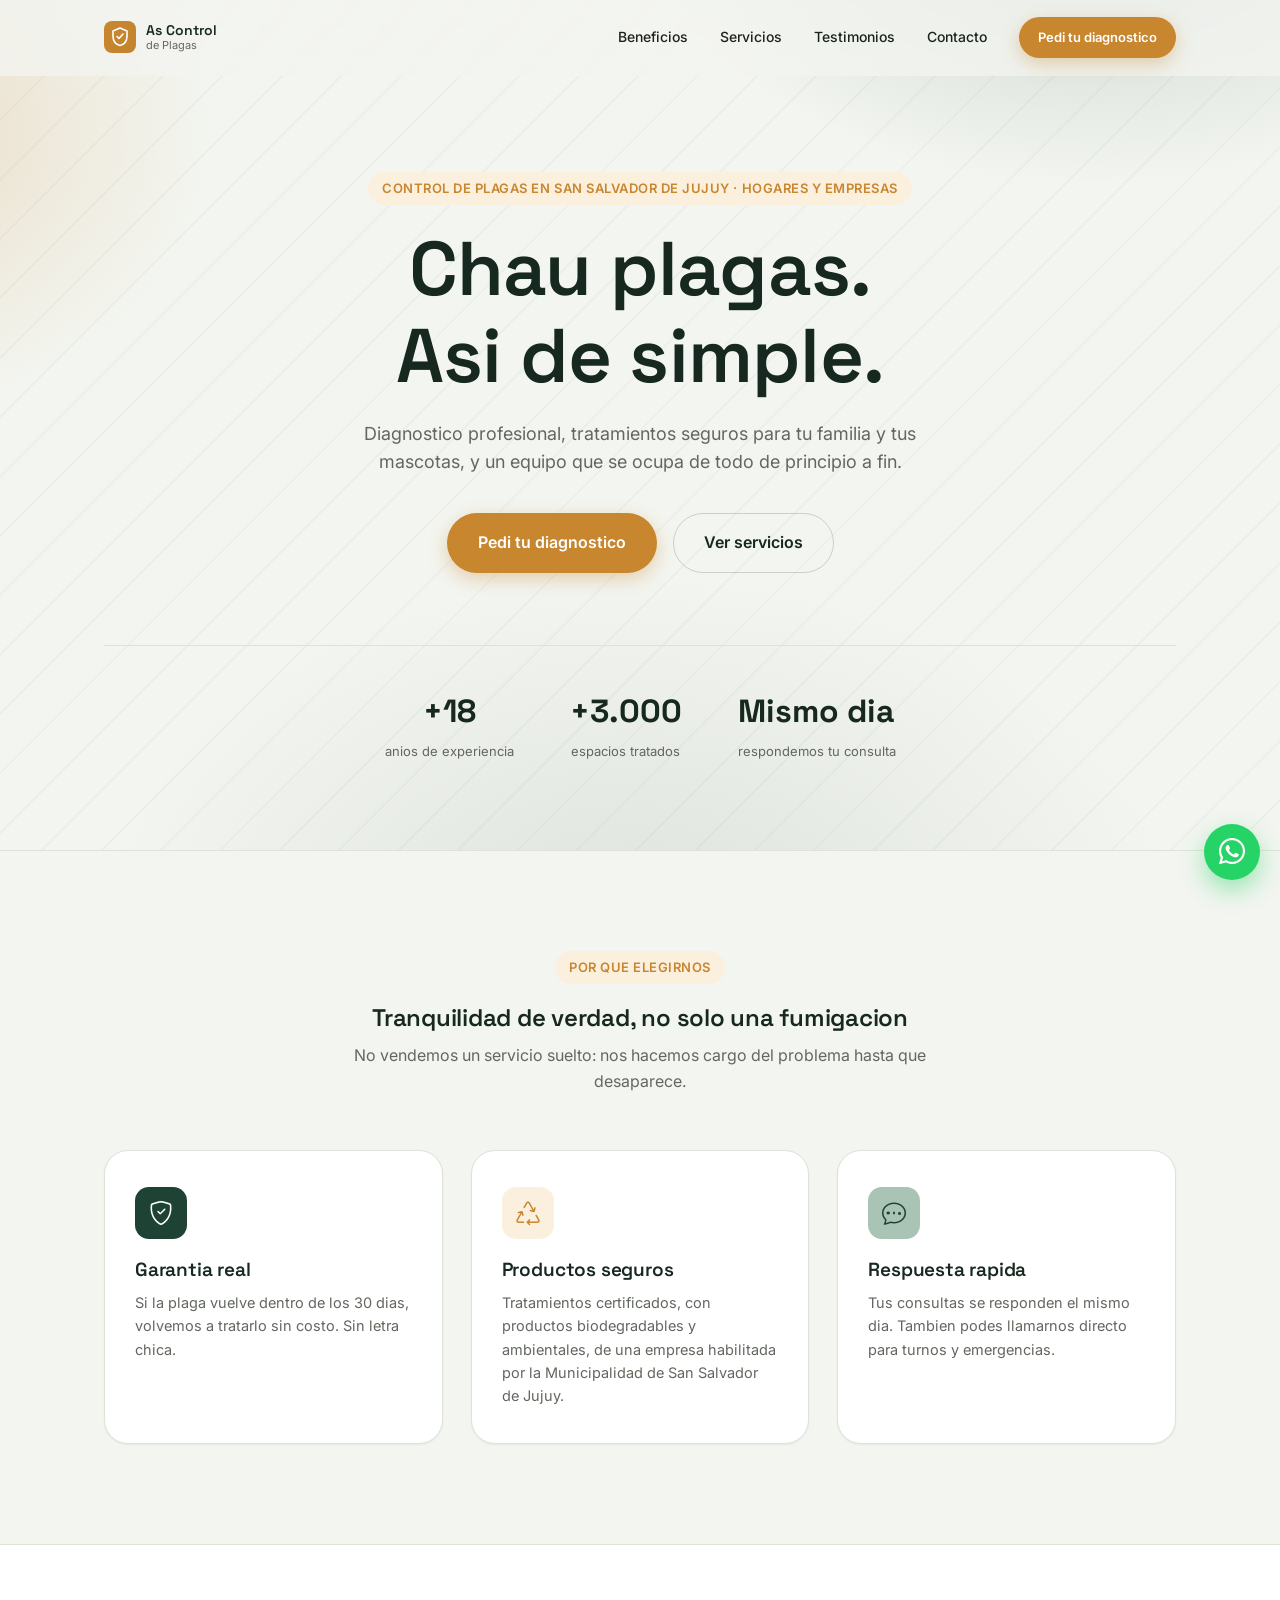
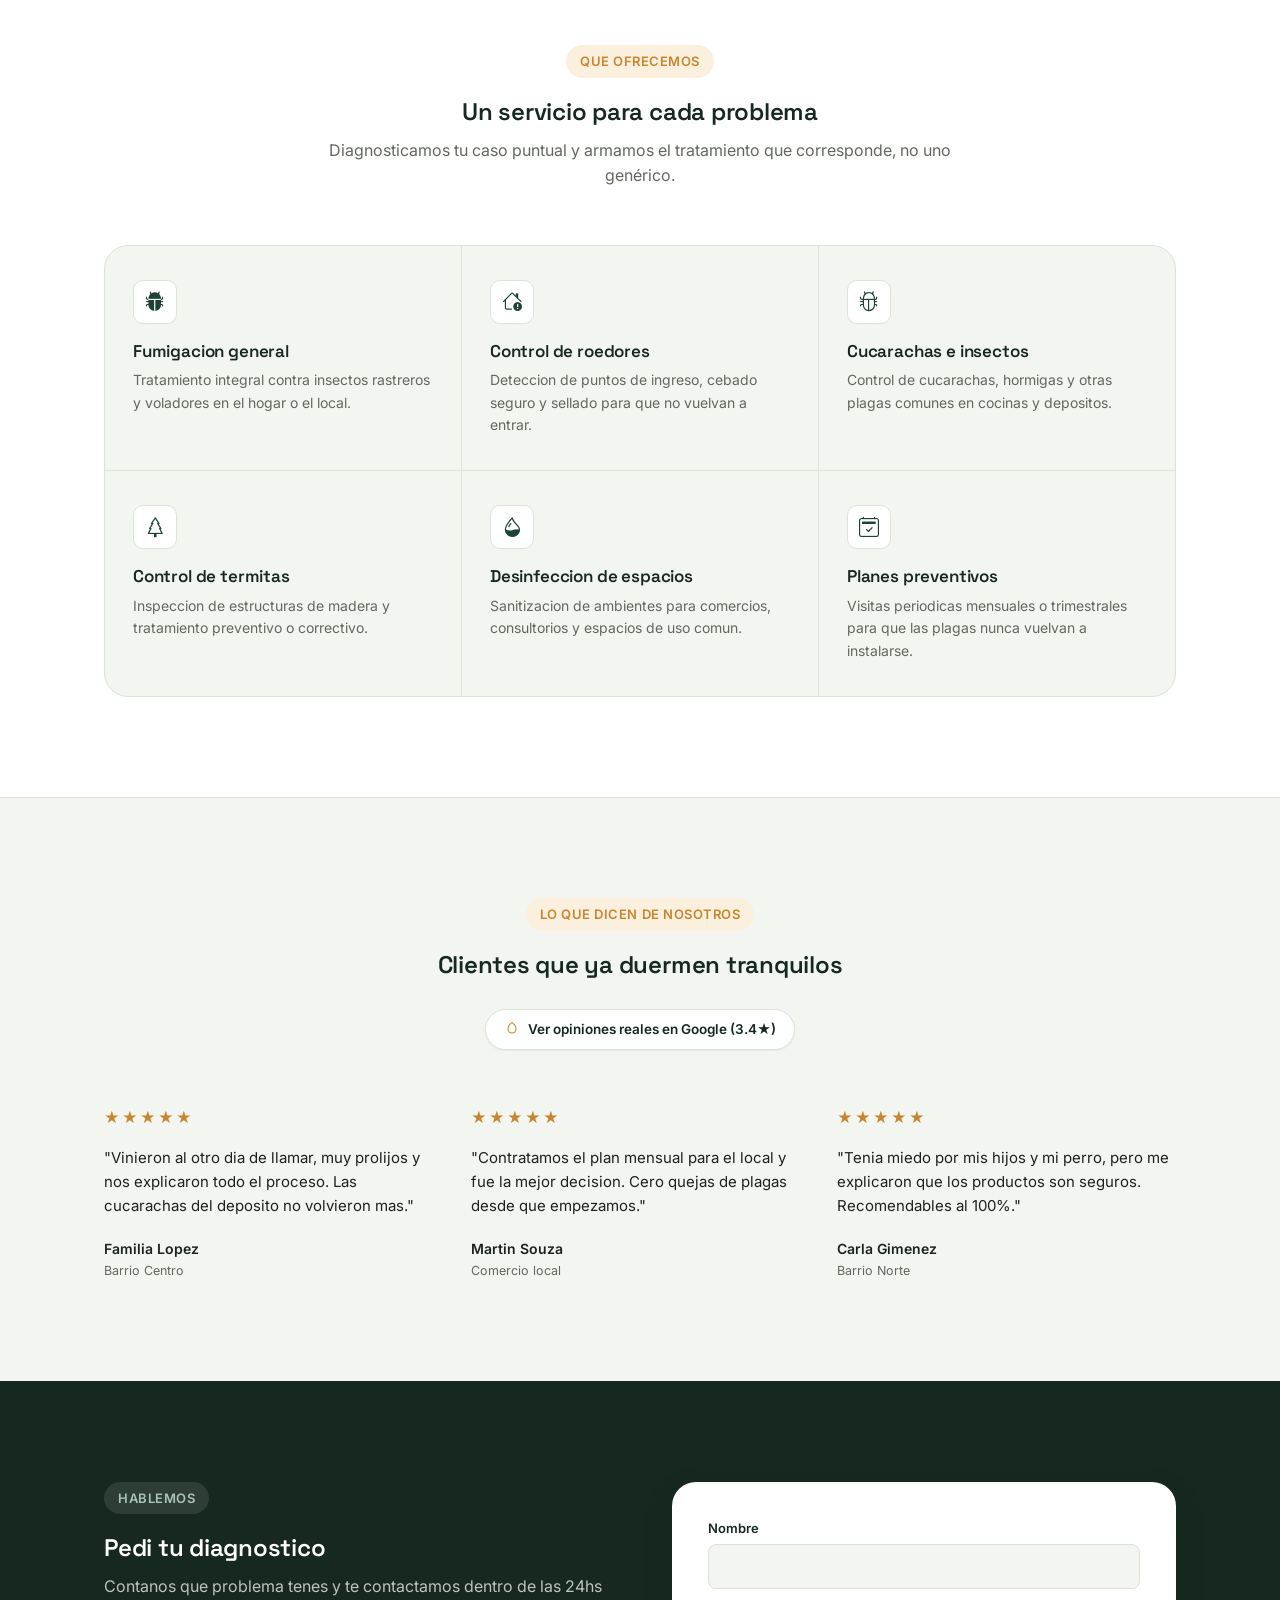
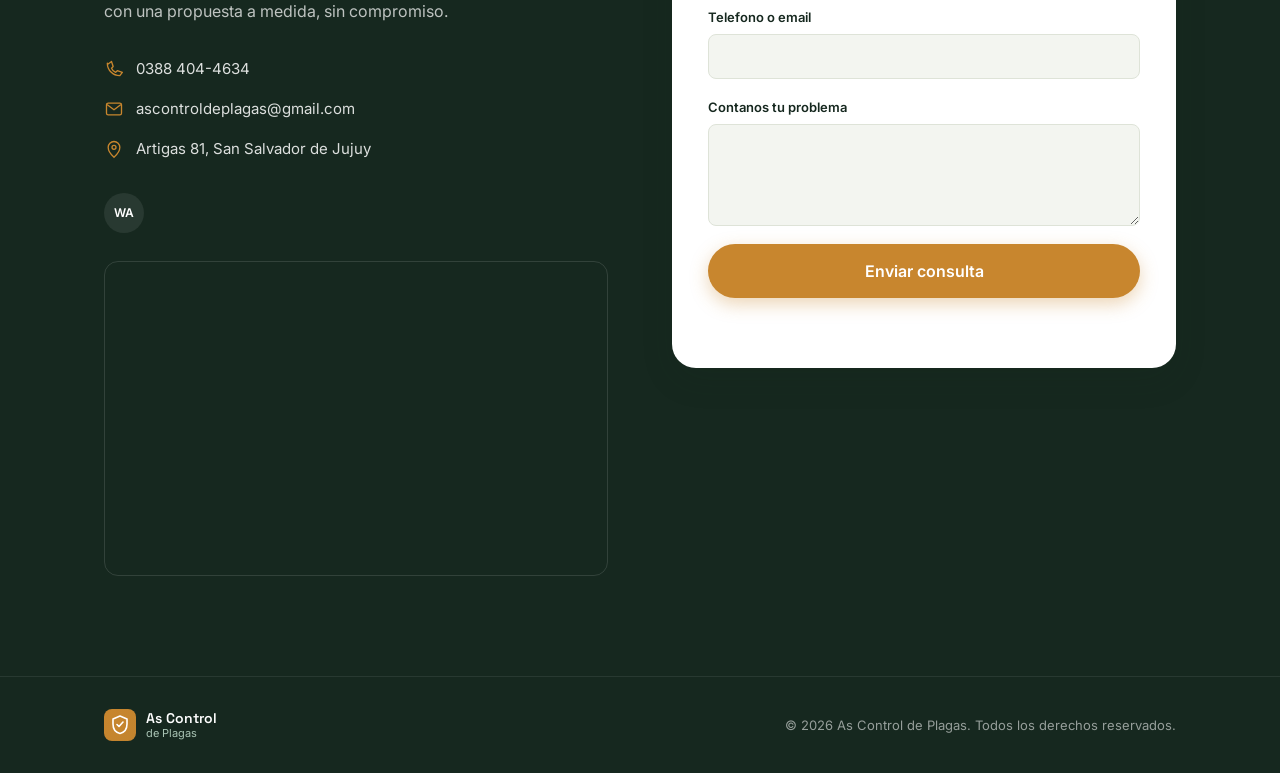
<file: index.html>
<!DOCTYPE html>
<html lang="es">
<head>
    <meta charset="UTF-8">
    <meta name="viewport" content="width=device-width, initial-scale=1">
    <title>Control de plagas y fumigación en San Salvador de Jujuy | As Control de Plagas</title>
    <meta name="description" content="Empresa de control de plagas y fumigación en San Salvador de Jujuy: roedores, cucarachas, termitas y desinfección para hogares y comercios. Habilitada por la Municipalidad. Pedí tu diagnóstico.">
    <link rel="canonical" href="https://www.ascontroldeplagas.com.ar/">
    <meta property="og:type" content="website">
    <meta property="og:locale" content="es_AR">
    <meta property="og:site_name" content="As Control de Plagas">
    <meta property="og:title" content="Control de plagas y fumigación en San Salvador de Jujuy | As Control de Plagas">
    <meta property="og:description" content="Fumigación y control de plagas para hogares y comercios en Jujuy. Empresa habilitada por la Municipalidad.">
    <meta property="og:url" content="https://www.ascontroldeplagas.com.ar/">
    <script type="application/ld+json">
    {
        "@context": "https://schema.org",
        "@type": "PestControlService",
        "name": "As Control de Plagas",
        "url": "https://www.ascontroldeplagas.com.ar/",
        "telephone": "+54 388 404-4634",
        "email": "ascontroldeplagas@gmail.com",
        "description": "Empresa de control de plagas y fumigación en San Salvador de Jujuy. Roedores, cucarachas, termitas y desinfección para hogares y comercios.",
        "address": {
            "@type": "PostalAddress",
            "streetAddress": "Artigas 81",
            "addressLocality": "San Salvador de Jujuy",
            "addressRegion": "Jujuy",
            "postalCode": "4600",
            "addressCountry": "AR"
        },
        "geo": {
            "@type": "GeoCoordinates",
            "latitude": -24.1792754,
            "longitude": -65.3353147
        },
        "areaServed": "San Salvador de Jujuy"
    }
    </script>
    <link rel="preconnect" href="https://fonts.googleapis.com">
    <link rel="preconnect" href="https://fonts.gstatic.com" crossorigin>
    <link href="https://fonts.googleapis.com/css2?family=Space+Grotesk:wght@500;600;700&family=Inter:wght@400;500;600&display=swap" rel="stylesheet">
    <link rel="stylesheet" href="https://cdn.jsdelivr.net/npm/bootstrap-icons@1.11.3/font/bootstrap-icons.min.css">
    <link rel="stylesheet" href="style.css">
</head>
<body>

    <!-- ============ HEADER ============ -->
    <header class="header" id="header">
        <div class="container header__row">
            <a href="#inicio" class="brand">
                <svg class="brand__mark" viewBox="0 0 32 32" aria-hidden="true">
                    <rect width="32" height="32" rx="8" fill="url(#logoGradHeader)"/>
                    <path d="M16 7l7 3v5c0 5-3 8.5-7 9.5-4-1-7-4.5-7-9.5v-5l7-3Z" fill="none" stroke="#fff" stroke-width="1.6" stroke-linejoin="round"/>
                    <path d="M13 15.5l2 2 4-4.5" fill="none" stroke="#fff" stroke-width="1.6" stroke-linecap="round" stroke-linejoin="round"/>
                    <defs>
                        <linearGradient id="logoGradHeader" x1="0" y1="0" x2="32" y2="32">
                            <stop offset="0" stop-color="#C8862E"/>
                            <stop offset="1" stop-color="#1E4335"/>
                        </linearGradient>
                    </defs>
                </svg>
                <span class="brand__text">As Control<br><span>de Plagas</span></span>
            </a>

            <nav class="nav" id="nav">
                <a href="#beneficios" class="nav__link">Beneficios</a>
                <a href="#servicios" class="nav__link">Servicios</a>
                <a href="#testimonios" class="nav__link">Testimonios</a>
                <a href="#contacto" class="nav__link">Contacto</a>
                <a href="#contacto" class="btn btn--primary btn--sm">Pedi tu diagnostico</a>
            </nav>

            <button class="nav-toggle" id="nav-toggle" aria-label="Abrir menu" aria-expanded="false" aria-controls="nav">
                <span></span><span></span><span></span>
            </button>
        </div>
    </header>

    <main>

        <!-- ============ HERO ============ -->
        <section class="hero" id="inicio">
            <div class="hero__bg" aria-hidden="true"></div>
            <div class="container hero__inner">
                <p class="eyebrow reveal">Control de plagas en San Salvador de Jujuy · Hogares y empresas</p>
                <h1 class="hero__title reveal">Chau plagas.<br>Asi de simple.</h1>
                <p class="hero__subtitle reveal">
                    Diagnostico profesional, tratamientos seguros para tu familia y tus mascotas,
                    y un equipo que se ocupa de todo de principio a fin.
                </p>
                <div class="hero__actions reveal">
                    <a href="#contacto" class="btn btn--primary btn--lg">Pedi tu diagnostico</a>
                    <a href="#servicios" class="btn btn--ghost btn--lg">Ver servicios</a>
                </div>

                <dl class="hero__stats reveal">
                    <div class="hero__stat">
                        <dt>+<span id="anios-experiencia">18</span></dt>
                        <dd>anios de experiencia</dd>
                    </div>
                    <div class="hero__stat">
                        <dt>+3.000</dt>
                        <dd>espacios tratados</dd>
                    </div>
                    <div class="hero__stat">
                        <dt>Mismo dia</dt>
                        <dd>respondemos tu consulta</dd>
                    </div>
                </dl>
            </div>
        </section>

        <!-- ============ BENEFICIOS ============ -->
        <section class="section" id="beneficios">
            <div class="container">
                <div class="section__head reveal">
                    <p class="eyebrow">Por que elegirnos</p>
                    <h2>Tranquilidad de verdad, no solo una fumigacion</h2>
                    <p class="section__lead">No vendemos un servicio suelto: nos hacemos cargo del problema hasta que desaparece.</p>
                </div>

                <div class="cards cards--3">
                    <article class="card reveal">
                        <div class="card__icon card__icon--pine" aria-hidden="true">
                            <i class="bi bi-shield-check"></i>
                        </div>
                        <h3>Garantia real</h3>
                        <p>Si la plaga vuelve dentro de los 30 dias, volvemos a tratarlo sin costo. Sin letra chica.</p>
                    </article>

                    <article class="card reveal">
                        <div class="card__icon card__icon--amber" aria-hidden="true">
                            <i class="bi bi-recycle"></i>
                        </div>
                        <h3>Productos seguros</h3>
                        <p>Tratamientos certificados, con productos biodegradables y ambientales, de una empresa habilitada por la Municipalidad de San Salvador de Jujuy.</p>
                    </article>

                    <article class="card reveal">
                        <div class="card__icon card__icon--sage" aria-hidden="true">
                            <i class="bi bi-chat-dots"></i>
                        </div>
                        <h3>Respuesta rapida</h3>
                        <p>Tus consultas se responden el mismo dia. Tambien podes llamarnos directo para turnos y emergencias.</p>
                    </article>
                </div>
            </div>
        </section>

        <!-- ============ SERVICIOS ============ -->
        <section class="section section--alt" id="servicios">
            <div class="container">
                <div class="section__head reveal">
                    <p class="eyebrow">Que ofrecemos</p>
                    <h2>Un servicio para cada problema</h2>
                    <p class="section__lead">Diagnosticamos tu caso puntual y armamos el tratamiento que corresponde, no uno genérico.</p>
                </div>

                <div class="services">
                    <article class="service reveal">
                        <div class="service__icon" aria-hidden="true">
                            <i class="bi bi-bug-fill"></i>
                        </div>
                        <h3>Fumigacion general</h3>
                        <p>Tratamiento integral contra insectos rastreros y voladores en el hogar o el local.</p>
                    </article>

                    <article class="service reveal">
                        <div class="service__icon" aria-hidden="true">
                            <i class="bi bi-house-exclamation"></i>
                        </div>
                        <h3>Control de roedores</h3>
                        <p>Deteccion de puntos de ingreso, cebado seguro y sellado para que no vuelvan a entrar.</p>
                    </article>

                    <article class="service reveal">
                        <div class="service__icon" aria-hidden="true">
                            <i class="bi bi-bug"></i>
                        </div>
                        <h3>Cucarachas e insectos</h3>
                        <p>Control de cucarachas, hormigas y otras plagas comunes en cocinas y depositos.</p>
                    </article>

                    <article class="service reveal">
                        <div class="service__icon" aria-hidden="true">
                            <i class="bi bi-tree"></i>
                        </div>
                        <h3>Control de termitas</h3>
                        <p>Inspeccion de estructuras de madera y tratamiento preventivo o correctivo.</p>
                    </article>

                    <article class="service reveal">
                        <div class="service__icon" aria-hidden="true">
                            <i class="bi bi-droplet-half"></i>
                        </div>
                        <h3>Desinfeccion de espacios</h3>
                        <p>Sanitizacion de ambientes para comercios, consultorios y espacios de uso comun.</p>
                    </article>

                    <article class="service reveal">
                        <div class="service__icon" aria-hidden="true">
                            <i class="bi bi-calendar2-check"></i>
                        </div>
                        <h3>Planes preventivos</h3>
                        <p>Visitas periodicas mensuales o trimestrales para que las plagas nunca vuelvan a instalarse.</p>
                    </article>
                </div>
            </div>
        </section>

        <!-- ============ TESTIMONIOS ============ -->
        <section class="section" id="testimonios">
            <div class="container">
                <div class="section__head reveal">
                    <p class="eyebrow">Lo que dicen de nosotros</p>
                    <h2>Clientes que ya duermen tranquilos</h2>
                    <a class="google-badge" href="https://www.google.com/maps/search/As+Control+de+Plagas+San+Salvador+de+Jujuy" target="_blank" rel="noopener">
                        <svg viewBox="0 0 24 24" fill="none" aria-hidden="true"><path d="M12 2c4 3 6 6.5 6 10a6 6 0 1 1-12 0c0-3.5 2-7 6-10Z" stroke="currentColor" stroke-width="1.6" stroke-linejoin="round"/></svg>
                        Ver opiniones reales en Google (3.4★)
                    </a>
                </div>

                <!-- Testimonios de ejemplo: reemplazar por opiniones reales antes de publicar -->
                <div class="cards cards--3">
                    <article class="testimonial reveal">
                        <div class="testimonial__stars" aria-label="5 de 5 estrellas">★★★★★</div>
                        <p>"Vinieron al otro dia de llamar, muy prolijos y nos explicaron todo el proceso. Las cucarachas del deposito no volvieron mas."</p>
                        <div class="testimonial__author">
                            <span class="testimonial__name">Familia Lopez</span>
                            <span class="testimonial__role">Barrio Centro</span>
                        </div>
                    </article>

                    <article class="testimonial reveal">
                        <div class="testimonial__stars" aria-label="5 de 5 estrellas">★★★★★</div>
                        <p>"Contratamos el plan mensual para el local y fue la mejor decision. Cero quejas de plagas desde que empezamos."</p>
                        <div class="testimonial__author">
                            <span class="testimonial__name">Martin Souza</span>
                            <span class="testimonial__role">Comercio local</span>
                        </div>
                    </article>

                    <article class="testimonial reveal">
                        <div class="testimonial__stars" aria-label="5 de 5 estrellas">★★★★★</div>
                        <p>"Tenia miedo por mis hijos y mi perro, pero me explicaron que los productos son seguros. Recomendables al 100%."</p>
                        <div class="testimonial__author">
                            <span class="testimonial__name">Carla Gimenez</span>
                            <span class="testimonial__role">Barrio Norte</span>
                        </div>
                    </article>
                </div>
            </div>
        </section>

        <!-- ============ CONTACTO ============ -->
        <section class="section section--dark" id="contacto">
            <div class="container contact">
                <div class="contact__intro reveal">
                    <p class="eyebrow eyebrow--light">Hablemos</p>
                    <h2>Pedi tu diagnostico</h2>
                    <p class="section__lead section__lead--light">
                        Contanos que problema tenes y te contactamos dentro de las 24hs
                        con una propuesta a medida, sin compromiso.
                    </p>

                    <ul class="contact__list">
                        <li>
                            <svg viewBox="0 0 24 24" fill="none" aria-hidden="true"><path d="M4 5c0 8.3 6.7 15 15 15l3-4-6-2-2 2c-2.5-1-4-2.5-5-5l2-2-2-6-4 3Z" stroke="currentColor" stroke-width="1.6" stroke-linejoin="round"/></svg>
                            <a href="tel:+543884044634">0388 404-4634</a>
                        </li>
                        <li>
                            <svg viewBox="0 0 24 24" fill="none" aria-hidden="true"><rect x="3" y="5" width="18" height="14" rx="2" stroke="currentColor" stroke-width="1.6"/><path d="m4 7 8 6 8-6" stroke="currentColor" stroke-width="1.6" stroke-linecap="round" stroke-linejoin="round"/></svg>
                            <a href="mailto:ascontroldeplagas@gmail.com">ascontroldeplagas@gmail.com</a>
                        </li>
                        <li>
                            <svg viewBox="0 0 24 24" fill="none" aria-hidden="true"><path d="M12 22s7-6.2 7-12a7 7 0 1 0-14 0c0 5.8 7 12 7 12Z" stroke="currentColor" stroke-width="1.6"/><circle cx="12" cy="10" r="2.4" stroke="currentColor" stroke-width="1.6"/></svg>
                            <a href="https://www.google.com/maps/search/As+Control+de+Plagas+San+Salvador+de+Jujuy" target="_blank" rel="noopener">Artigas 81, San Salvador de Jujuy</a>
                        </li>
                    </ul>

                    <div class="contact__social">
                        <a href="https://wa.me/5493884044634" target="_blank" rel="noopener" aria-label="WhatsApp">WA</a>
                    </div>

                    <div class="contact__map reveal">
                        <iframe
                            src="https://maps.google.com/maps?q=Artigas+81+San+Salvador+de+Jujuy&output=embed"
                            title="Ubicacion de As Control de Plagas en el mapa"
                            loading="lazy"
                            referrerpolicy="no-referrer-when-downgrade">
                        </iframe>
                    </div>
                </div>

                <form class="contact-form reveal" id="contact-form" action="https://formspree.io/f/mzezoyje" method="POST" novalidate>
                    <div class="form-field">
                        <label for="nombre">Nombre</label>
                        <input id="nombre" name="nombre" type="text" required>
                    </div>
                    <div class="form-field">
                        <label for="telefono">Telefono o email</label>
                        <input id="telefono" name="telefono" type="text" required>
                    </div>
                    <div class="form-field">
                        <label for="mensaje">Contanos tu problema</label>
                        <textarea id="mensaje" name="mensaje" rows="4" required></textarea>
                    </div>
                    <button type="submit" class="btn btn--primary btn--lg btn--block">Enviar consulta</button>
                    <p class="contact-form__status" id="contact-form-status" role="status" aria-live="polite"></p>
                </form>
            </div>
        </section>

    </main>

    <!-- ============ FOOTER ============ -->
    <footer class="footer">
        <div class="container footer__row">
            <a href="#inicio" class="brand brand--footer">
                <svg class="brand__mark" viewBox="0 0 32 32" aria-hidden="true">
                    <rect width="32" height="32" rx="8" fill="url(#logoGradFooter)"/>
                    <path d="M16 7l7 3v5c0 5-3 8.5-7 9.5-4-1-7-4.5-7-9.5v-5l7-3Z" fill="none" stroke="#fff" stroke-width="1.6" stroke-linejoin="round"/>
                    <path d="M13 15.5l2 2 4-4.5" fill="none" stroke="#fff" stroke-width="1.6" stroke-linecap="round" stroke-linejoin="round"/>
                    <defs>
                        <linearGradient id="logoGradFooter" x1="0" y1="0" x2="32" y2="32">
                            <stop offset="0" stop-color="#C8862E"/>
                            <stop offset="1" stop-color="#1E4335"/>
                        </linearGradient>
                    </defs>
                </svg>
                <span class="brand__text">As Control<br><span>de Plagas</span></span>
            </a>
            <p class="footer__copy">© <span id="anio-actual"></span> As Control de Plagas. Todos los derechos reservados.</p>
        </div>
    </footer>

    <a href="https://wa.me/5493884044634" target="_blank" rel="noopener" class="fab" aria-label="Escribinos por WhatsApp">
        <i class="bi bi-whatsapp"></i>
    </a>

    <script src="script.js"></script>
</body>
</html>
</file>
<file: style.css>
:root{
    --color-pine-900:#16281F;
    --color-pine-700:#1E4335;
    --color-pine-500:#2E5D48;
    --color-sage-400:#4C7A63;
    --color-sage-200:#A9C4B4;

    --color-bg:#F3F5F0;
    --color-surface:#FFFFFF;
    --color-border:#DEE3D8;

    --color-text:#1B231F;
    --color-text-muted:#62685F;

    --color-amber:#C8862E;
    --color-amber-bg:#FBF0DE;
    --color-whatsapp:#25D366;

    --font-display:"Space Grotesk", sans-serif;
    --font-body:"Inter", sans-serif;

    --radius-sm:8px;
    --radius:14px;
    --radius-lg:24px;
    --shadow-sm:0 1px 2px rgba(22,40,31,0.06);
    --shadow-md:0 12px 32px rgba(22,40,31,0.14);
    --header-h:76px;
    --container-w:1120px;
}

*, *::before, *::after{box-sizing:border-box;}

html{scroll-behavior:smooth; scroll-padding-top:var(--header-h);}

body{
    margin:0;
    font-family:var(--font-body);
    background:var(--color-bg);
    color:var(--color-text);
    font-size:16px;
    line-height:1.6;
    -webkit-font-smoothing:antialiased;
}

h1,h2,h3{
    font-family:var(--font-display);
    font-weight:600;
    margin:0 0 12px;
    letter-spacing:-0.01em;
    line-height:1.15;
    color:var(--color-pine-900);
}

p{margin:0 0 0;}
a{color:inherit; text-decoration:none;}
ul{list-style:none; margin:0; padding:0;}
button{font-family:inherit;}
img,svg{display:block; max-width:100%;}

.container{
    width:100%;
    max-width:var(--container-w);
    margin:0 auto;
    padding:0 24px;
}

/* ---------- botones ---------- */

.btn{
    display:inline-flex;
    align-items:center;
    justify-content:center;
    gap:8px;
    padding:13px 24px;
    border-radius:100px;
    font-family:var(--font-body);
    font-weight:600;
    font-size:15px;
    border:1px solid transparent;
    cursor:pointer;
    transition:transform .18s ease, box-shadow .18s ease, background-color .18s ease, color .18s ease;
    white-space:nowrap;
}

.btn--primary{
    background:var(--color-amber);
    color:#fff;
    box-shadow:0 6px 18px rgba(200,134,46,0.35);
}
.btn--primary:hover{transform:translateY(-2px); box-shadow:0 10px 24px rgba(200,134,46,0.42);}

.btn--ghost{
    background:transparent;
    border-color:rgba(27,35,31,0.18);
    color:var(--color-pine-900);
}
.btn--ghost:hover{background:rgba(27,35,31,0.05); transform:translateY(-2px);}

.btn--lg{padding:16px 30px; font-size:16px;}
.btn--sm{padding:9px 18px; font-size:13px;}
.btn--block{width:100%;}

/* ---------- header ---------- */

.header{
    position:fixed;
    top:0; left:0; right:0;
    height:var(--header-h);
    display:flex;
    align-items:center;
    z-index:100;
    background:rgba(243,245,240,0.75);
    backdrop-filter:blur(10px);
    -webkit-backdrop-filter:blur(10px);
    border-bottom:1px solid transparent;
    transition:border-color .25s ease, background-color .25s ease;
}

.header.is-scrolled{
    background:rgba(243,245,240,0.92);
    border-bottom-color:var(--color-border);
}

.header__row{
    display:flex;
    align-items:center;
    justify-content:space-between;
    gap:24px;
}

.brand{
    display:flex;
    align-items:center;
    gap:10px;
    flex-shrink:0;
}

.brand__mark{
    width:32px;
    height:32px;
    flex-shrink:0;
}

.brand__text{
    font-family:var(--font-display);
    font-weight:600;
    font-size:14px;
    line-height:1.2;
    color:var(--color-pine-900);
}
.brand__text span{
    display:block;
    font-size:11px;
    font-weight:400;
    color:var(--color-text-muted);
    font-family:var(--font-body);
}

.brand--footer .brand__text{color:#fff;}
.brand--footer .brand__text span{color:var(--color-sage-200);}

.nav{
    display:flex;
    align-items:center;
    gap:32px;
}

.nav__link{
    font-size:14px;
    font-weight:500;
    color:var(--color-text);
    position:relative;
    padding:4px 0;
}
.nav__link::after{
    content:"";
    position:absolute;
    left:0; right:100%;
    bottom:0;
    height:2px;
    background:var(--color-amber);
    transition:right .22s ease;
}
.nav__link:hover::after, .nav__link.is-active::after{right:0;}
.nav__link.is-active{color:var(--color-amber);}

.nav-toggle{
    display:none;
    flex-direction:column;
    justify-content:center;
    gap:5px;
    width:40px;
    height:40px;
    border:none;
    background:transparent;
    cursor:pointer;
    flex-shrink:0;
}
.nav-toggle span{
    display:block;
    height:2px;
    width:22px;
    margin:0 auto;
    background:var(--color-pine-900);
    border-radius:2px;
    transition:transform .25s ease, opacity .25s ease;
}
.nav-toggle.is-open span:nth-child(1){transform:translateY(7px) rotate(45deg);}
.nav-toggle.is-open span:nth-child(2){opacity:0;}
.nav-toggle.is-open span:nth-child(3){transform:translateY(-7px) rotate(-45deg);}

/* ---------- hero ---------- */

.hero{
    position:relative;
    padding:calc(var(--header-h) + 96px) 0 88px;
    overflow:hidden;
}

.hero__bg{
    position:absolute;
    inset:0;
    z-index:-1;
    background:
        radial-gradient(760px 520px at 85% -15%, rgba(76,122,99,0.3), transparent 60%),
        radial-gradient(620px 520px at -10% 15%, rgba(200,134,46,0.22), transparent 55%),
        radial-gradient(900px 600px at 50% 110%, rgba(30,67,53,0.1), transparent 60%),
        repeating-linear-gradient(135deg, rgba(30,67,53,0.035) 0px, rgba(30,67,53,0.035) 2px, transparent 2px, transparent 42px),
        var(--color-bg);
}

.hero__inner{text-align:center;}

.eyebrow{
    display:inline-block;
    font-size:13px;
    font-weight:600;
    letter-spacing:0.04em;
    text-transform:uppercase;
    color:var(--color-sage-400);
    background:var(--color-amber-bg);
    color:var(--color-amber);
    padding:6px 14px;
    border-radius:100px;
    margin:0 0 20px;
}

.eyebrow--light{background:rgba(255,255,255,0.1); color:var(--color-sage-200);}

.hero__title{
    font-size:clamp(40px, 6.5vw, 76px);
    max-width:16ch;
    margin:0 auto 20px;
}

.hero__subtitle{
    font-size:18px;
    color:var(--color-text-muted);
    max-width:52ch;
    margin:0 auto 36px;
}

.hero__actions{
    display:flex;
    align-items:center;
    justify-content:center;
    gap:16px;
    flex-wrap:wrap;
    margin-bottom:72px;
}

.hero__stats{
    display:flex;
    justify-content:center;
    gap:56px;
    flex-wrap:wrap;
    margin:0;
    padding-top:40px;
    border-top:1px solid var(--color-border);
}

.hero__stat{display:flex; flex-direction:column; align-items:center; gap:4px;}
.hero__stat dt{
    font-family:var(--font-display);
    font-size:32px;
    font-weight:700;
    color:var(--color-pine-900);
}
.hero__stat dd{margin:0; font-size:13px; color:var(--color-text-muted);}

/* ---------- secciones genericas ---------- */

.section{padding:100px 0; border-top:1px solid var(--color-border);}
.section--alt{background:var(--color-surface);}
.section--dark{border-top-color:transparent;}

.section__head{
    text-align:center;
    max-width:640px;
    margin:0 auto 56px;
}

.section__lead{
    font-size:16px;
    color:var(--color-text-muted);
    margin-top:12px;
}
.section__lead--light{color:rgba(255,255,255,0.72);}

.google-badge{
    display:inline-flex;
    align-items:center;
    gap:8px;
    margin-top:18px;
    padding:9px 18px;
    border-radius:100px;
    border:1px solid var(--color-border);
    background:var(--color-surface);
    font-size:13.5px;
    font-weight:600;
    color:var(--color-pine-900);
    box-shadow:var(--shadow-sm);
    transition:transform .2s ease, box-shadow .2s ease;
}
.google-badge svg{width:16px; height:16px; color:var(--color-amber);}
.google-badge:hover{transform:translateY(-2px); box-shadow:var(--shadow-md);}

/* ---------- cards (beneficios / testimonios) ---------- */

.cards{
    display:grid;
    gap:28px;
}
.cards--3{grid-template-columns:repeat(3, 1fr);}

.card{
    background:var(--color-surface);
    border:1px solid var(--color-border);
    border-radius:var(--radius-lg);
    padding:36px 30px;
    box-shadow:var(--shadow-sm);
    transition:transform .25s ease, box-shadow .25s ease;
}
.card:hover{transform:translateY(-6px); box-shadow:var(--shadow-md);}

.card__icon{
    width:52px;
    height:52px;
    border-radius:14px;
    display:flex;
    align-items:center;
    justify-content:center;
    margin-bottom:20px;
}
.card__icon i{font-size:24px; line-height:1;}
.card__icon--pine{background:var(--color-pine-700); color:#fff;}
.card__icon--amber{background:var(--color-amber-bg); color:var(--color-amber);}
.card__icon--sage{background:var(--color-sage-200); color:var(--color-pine-700);}

.card h3{font-size:19px; margin-bottom:10px;}
.card p{color:var(--color-text-muted); font-size:14.5px;}

/* ---------- servicios ---------- */

.services{
    display:grid;
    grid-template-columns:repeat(3, 1fr);
    gap:1px;
    background:var(--color-border);
    border:1px solid var(--color-border);
    border-radius:var(--radius-lg);
    overflow:hidden;
}

.service{
    background:var(--color-bg);
    padding:34px 28px;
    transition:background-color .2s ease;
}
.service:hover{background:var(--color-surface);}
.service:hover .service__icon{
    background:var(--color-pine-700);
    border-color:var(--color-pine-700);
    color:#fff;
    transform:scale(1.08);
}

.service__icon{
    width:44px;
    height:44px;
    border-radius:10px;
    background:var(--color-surface);
    border:1px solid var(--color-border);
    color:var(--color-pine-700);
    display:flex;
    align-items:center;
    justify-content:center;
    margin-bottom:18px;
    transition:background-color .2s ease, border-color .2s ease, color .2s ease, transform .2s ease;
}
.service__icon i{font-size:20px; line-height:1;}

.service h3{font-size:17px; margin-bottom:8px;}
.service p{color:var(--color-text-muted); font-size:14px;}

/* ---------- testimonios ---------- */

.testimonial{
    display:flex;
    flex-direction:column;
}
.testimonial__stars{
    color:var(--color-amber);
    letter-spacing:2px;
    margin-bottom:16px;
    font-size:15px;
}
.testimonial p{
    font-size:15px;
    color:var(--color-text);
    flex:1;
    margin-bottom:20px;
}
.testimonial__author{display:flex; flex-direction:column;}
.testimonial__name{font-weight:600; font-size:14px;}
.testimonial__role{font-size:12.5px; color:var(--color-text-muted);}

/* ---------- contacto ---------- */

.section--dark{
    background:var(--color-pine-900);
    color:#fff;
}
.section--dark h2{color:#fff;}

.contact{
    display:grid;
    grid-template-columns:1fr 1fr;
    gap:64px;
    align-items:start;
}

.contact__list{
    display:flex;
    flex-direction:column;
    gap:16px;
    margin:32px 0;
}
.contact__list li{
    display:flex;
    align-items:center;
    gap:12px;
    font-size:15px;
    color:rgba(255,255,255,0.85);
}
.contact__list svg{width:20px; height:20px; color:var(--color-amber); flex-shrink:0;}
.contact__list a:hover{text-decoration:underline;}

.contact__map{
    margin-top:28px;
    border-radius:var(--radius);
    overflow:hidden;
    border:1px solid rgba(255,255,255,0.12);
    aspect-ratio:16/10;
}
.contact__map iframe{
    width:100%;
    height:100%;
    border:0;
    display:block;
}

.contact__social{display:flex; gap:12px;}
.contact__social a{
    width:40px; height:40px;
    border-radius:100px;
    background:rgba(255,255,255,0.08);
    display:flex; align-items:center; justify-content:center;
    font-size:12px; font-weight:600;
    transition:background-color .2s ease, transform .2s ease;
}
.contact__social a:hover{background:var(--color-amber); transform:translateY(-2px);}

.contact-form{
    background:var(--color-surface);
    border-radius:var(--radius-lg);
    padding:36px;
    box-shadow:var(--shadow-md);
}

.form-field{
    display:flex;
    flex-direction:column;
    gap:6px;
    margin-bottom:18px;
}
.form-field label{
    font-size:13px;
    font-weight:600;
    color:var(--color-pine-900);
}
.form-field input,
.form-field textarea{
    font-family:var(--font-body);
    font-size:15px;
    padding:12px 14px;
    border:1px solid var(--color-border);
    border-radius:var(--radius-sm);
    background:var(--color-bg);
    color:var(--color-text);
    resize:vertical;
}
.form-field input:focus,
.form-field textarea:focus{
    outline:2px solid var(--color-sage-400);
    outline-offset:1px;
    background:var(--color-surface);
}

.contact-form__status{
    margin:14px 0 0;
    font-size:14px;
    min-height:20px;
    color:var(--color-pine-700);
}
.contact-form__status.is-error{color:#B23A34;}

/* ---------- footer ---------- */

.footer{
    background:var(--color-pine-900);
    border-top:1px solid rgba(255,255,255,0.08);
    padding:32px 0;
}
.footer__row{
    display:flex;
    align-items:center;
    justify-content:space-between;
    gap:16px;
    flex-wrap:wrap;
}
.footer__copy{
    font-size:13px;
    color:rgba(255,255,255,0.55);
    margin:0;
}

/* ---------- boton flotante de WhatsApp ---------- */

.fab{
    position:fixed;
    right:20px;
    bottom:20px;
    width:56px;
    height:56px;
    border-radius:100px;
    background:var(--color-whatsapp);
    color:#fff;
    display:flex;
    align-items:center;
    justify-content:center;
    box-shadow:0 10px 24px rgba(37,211,102,0.45);
    z-index:90;
    transition:transform .2s ease, box-shadow .2s ease;
}
.fab:hover{transform:translateY(-3px); box-shadow:0 14px 30px rgba(37,211,102,0.55);}
.fab i{font-size:26px;}

/* ---------- animacion scroll-reveal ---------- */

.reveal{
    opacity:0;
    transform:translateY(24px);
    transition:opacity .7s ease, transform .7s ease;
}
.reveal.is-visible{
    opacity:1;
    transform:translateY(0);
}

@media (prefers-reduced-motion: reduce){
    html{scroll-behavior:auto;}
    .reveal{opacity:1; transform:none; transition:none;}
    .card:hover, .btn:hover{transform:none;}
}

/* ---------- responsive ---------- */

@media (max-width:900px){
    .cards--3{grid-template-columns:1fr 1fr;}
    .services{grid-template-columns:1fr 1fr;}
    .contact{grid-template-columns:1fr; gap:40px;}
}

@media (max-width:760px){
    .nav{
        position:fixed;
        top:var(--header-h);
        left:0; right:0;
        flex-direction:column;
        align-items:stretch;
        gap:0;
        background:var(--color-surface);
        border-bottom:1px solid var(--color-border);
        box-shadow:var(--shadow-md);
        padding:8px 24px 20px;
        transform:translateY(-8px);
        opacity:0;
        pointer-events:none;
        transition:transform .2s ease, opacity .2s ease;
    }
    .nav.is-open{transform:translateY(0); opacity:1; pointer-events:auto;}
    .nav__link{padding:14px 0; border-bottom:1px solid var(--color-border);}
    .nav .btn{margin-top:16px; width:100%;}
    .nav-toggle{display:flex;}

    .hero{padding-top:calc(var(--header-h) + 56px); padding-bottom:64px;}
    .hero__stats{gap:32px; row-gap:24px;}

    .section{padding:72px 0;}
    .cards--3{grid-template-columns:1fr;}
    .services{grid-template-columns:1fr;}

    .fab{width:50px; height:50px;}
    .fab i{font-size:23px;}
}

@media (max-width:480px){
    .container{padding:0 18px;}
    .hero__actions{flex-direction:column; align-items:stretch;}
    .hero__actions .btn{width:100%;}
    .contact-form{padding:26px 22px;}
}
</file>
